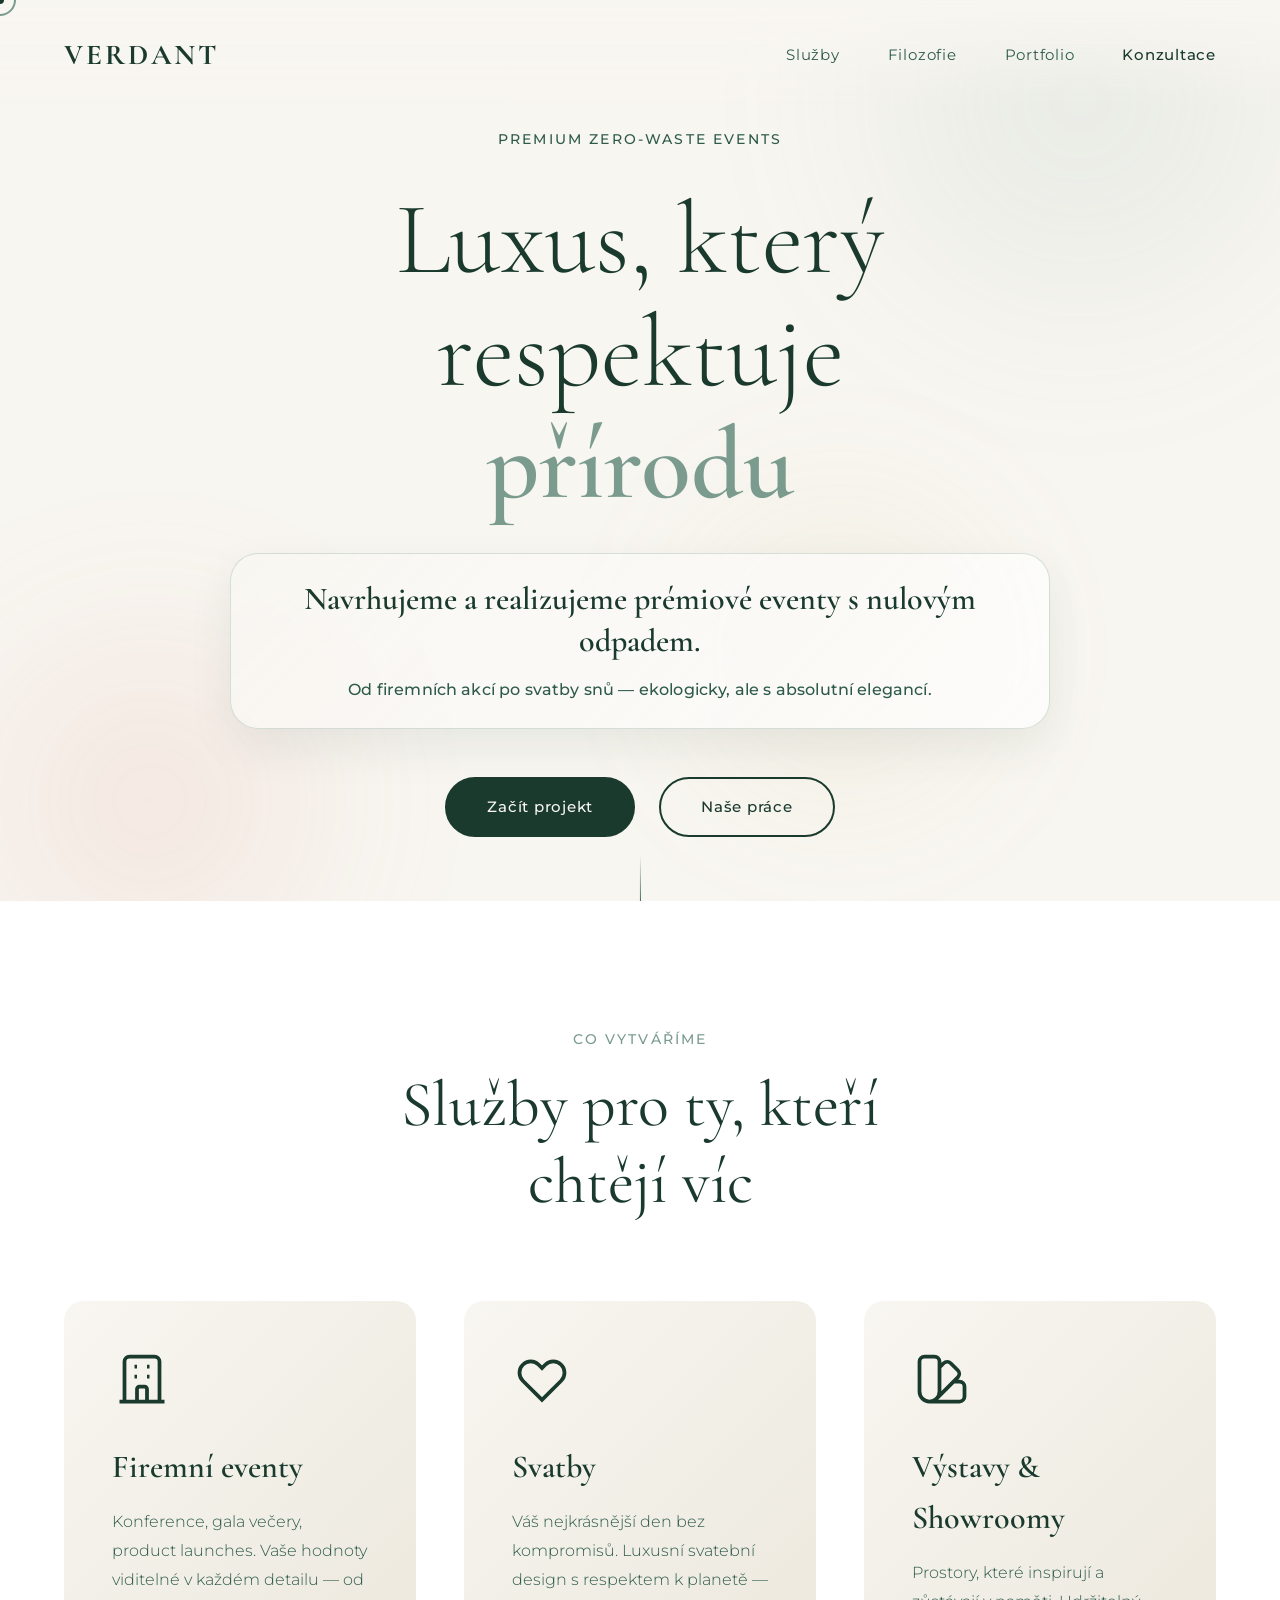
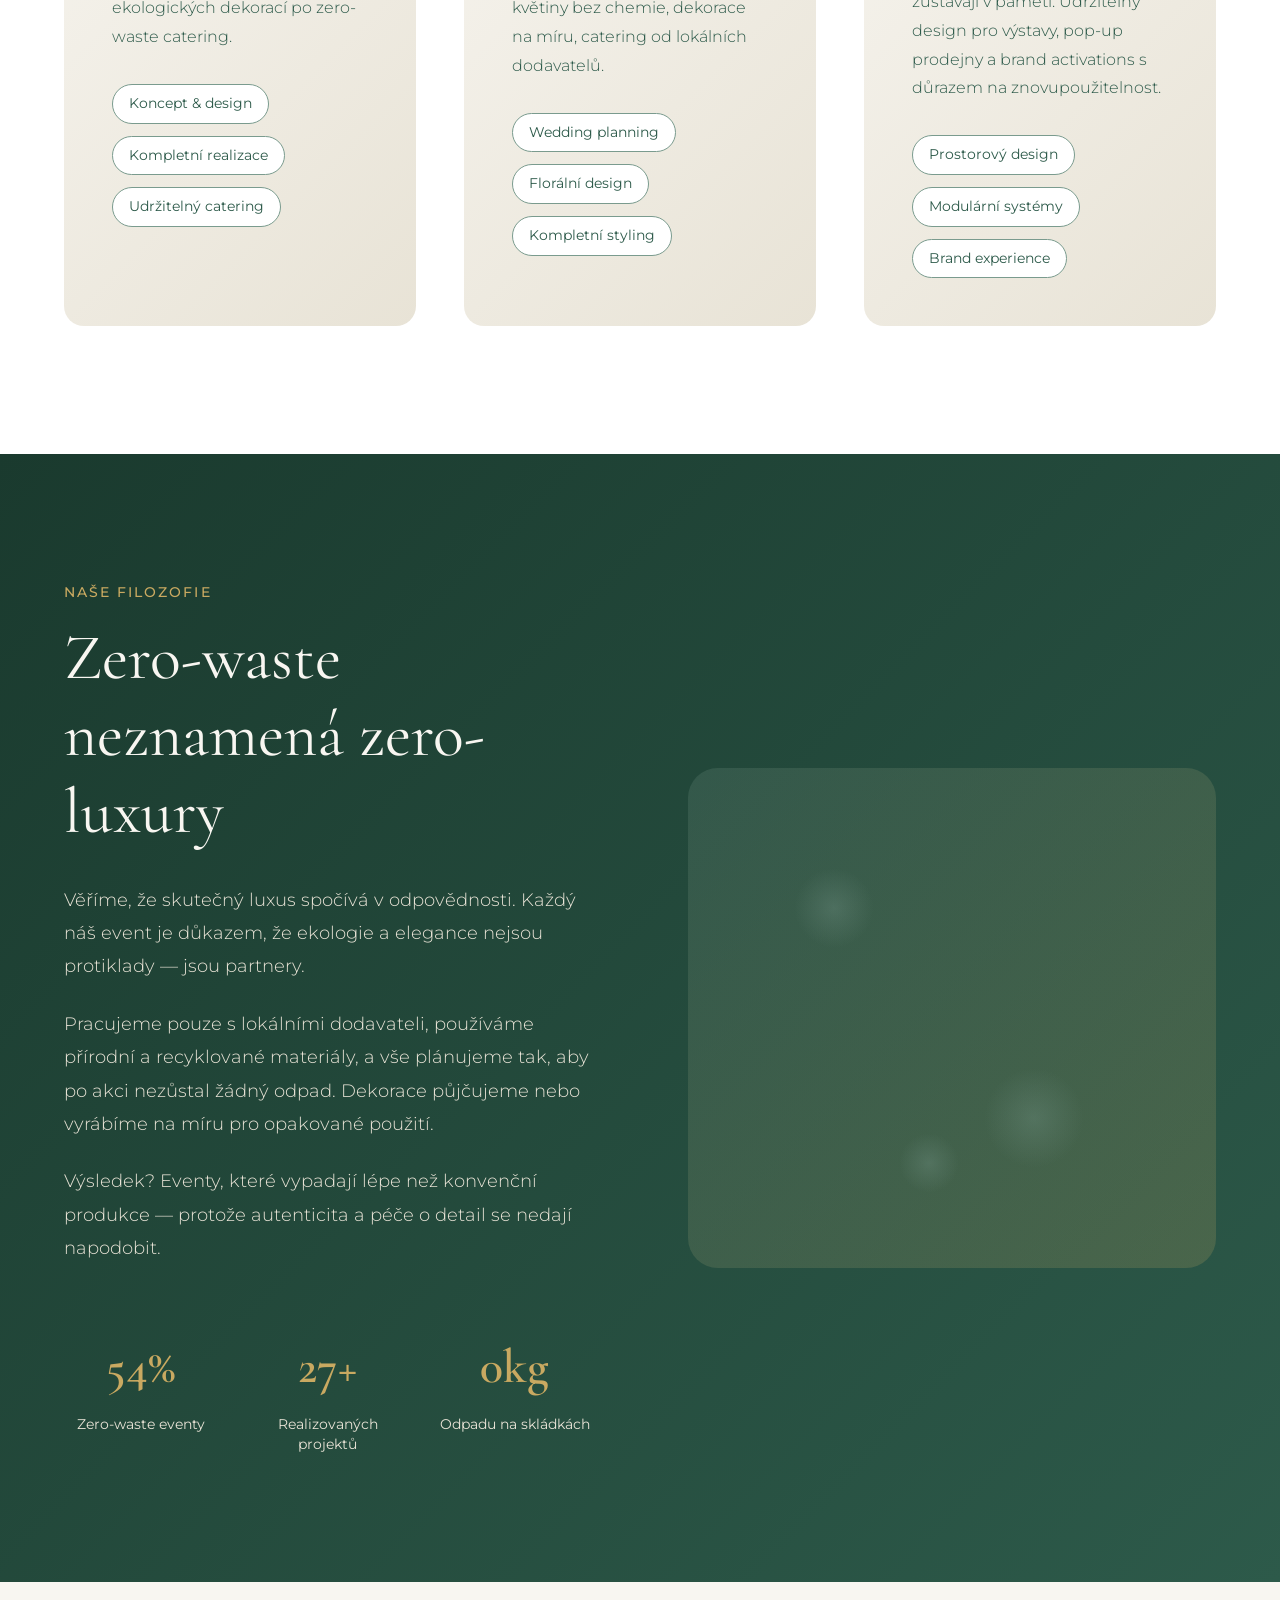
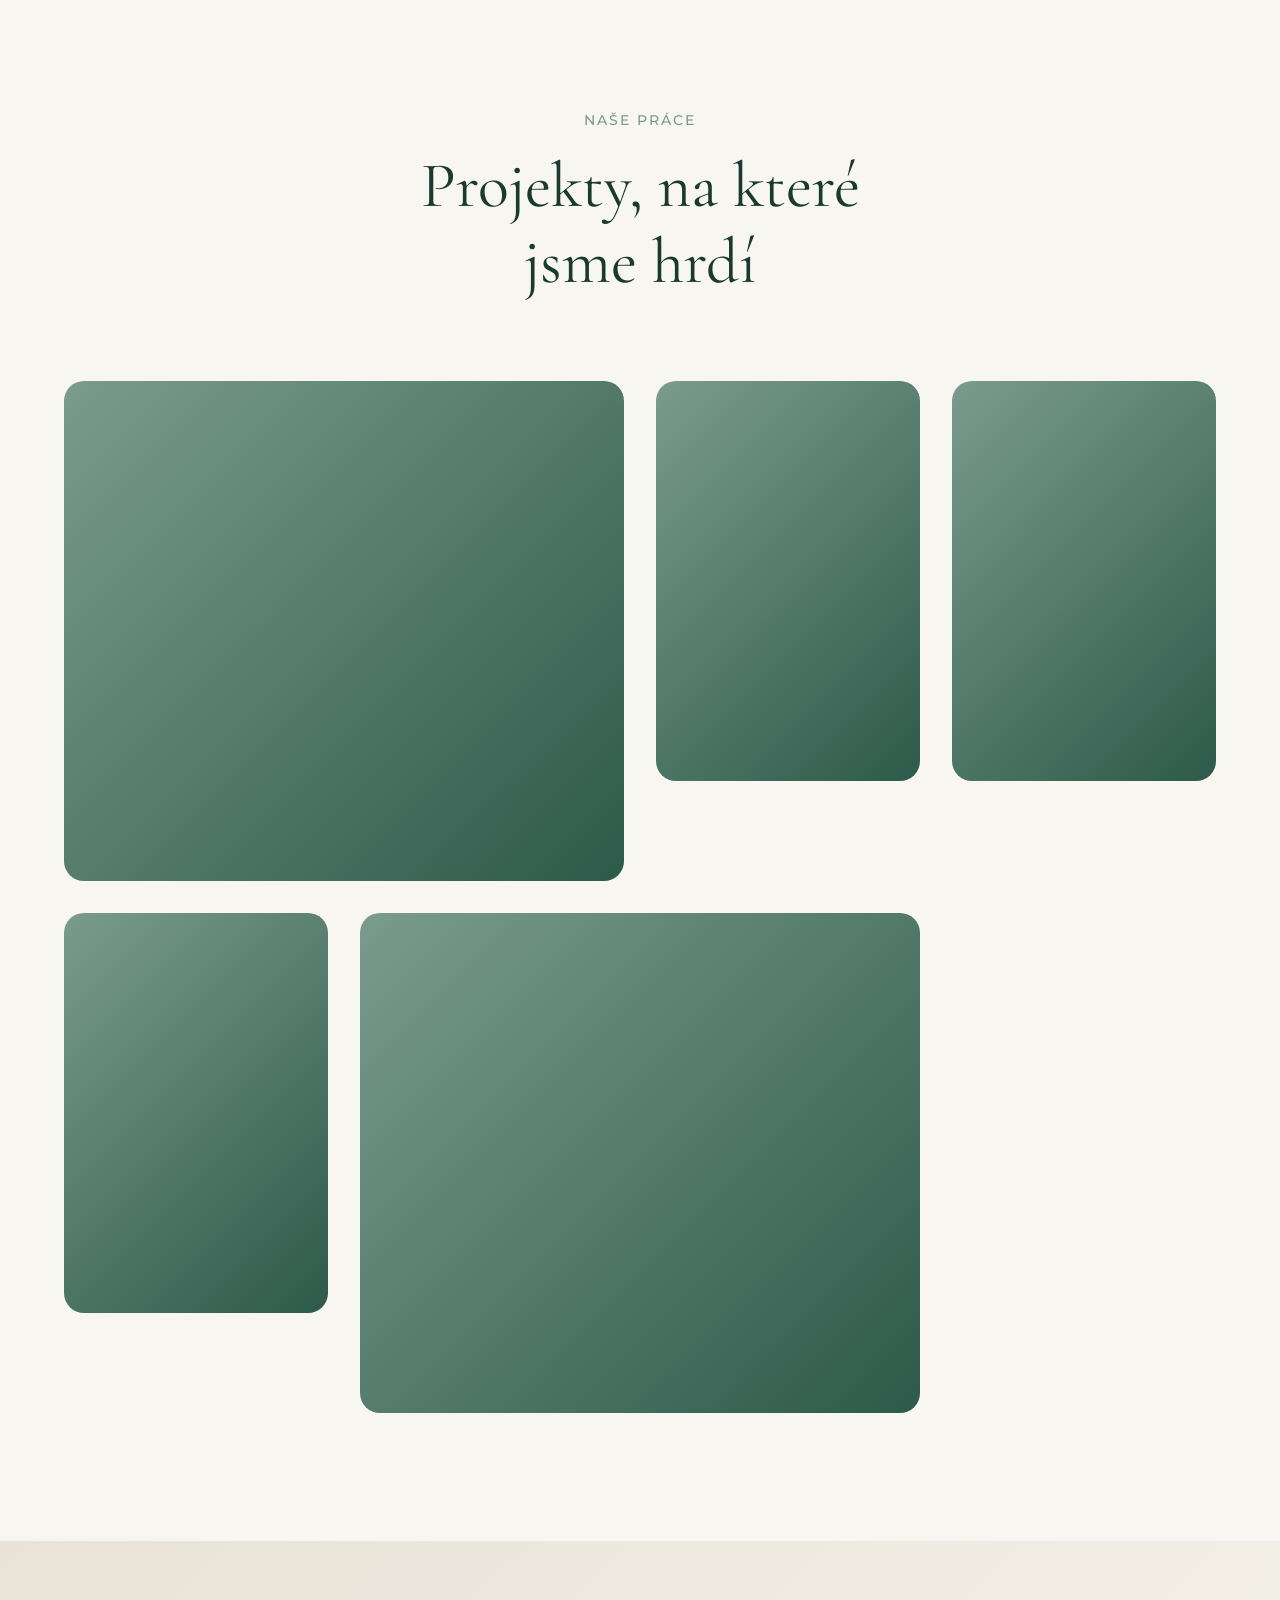
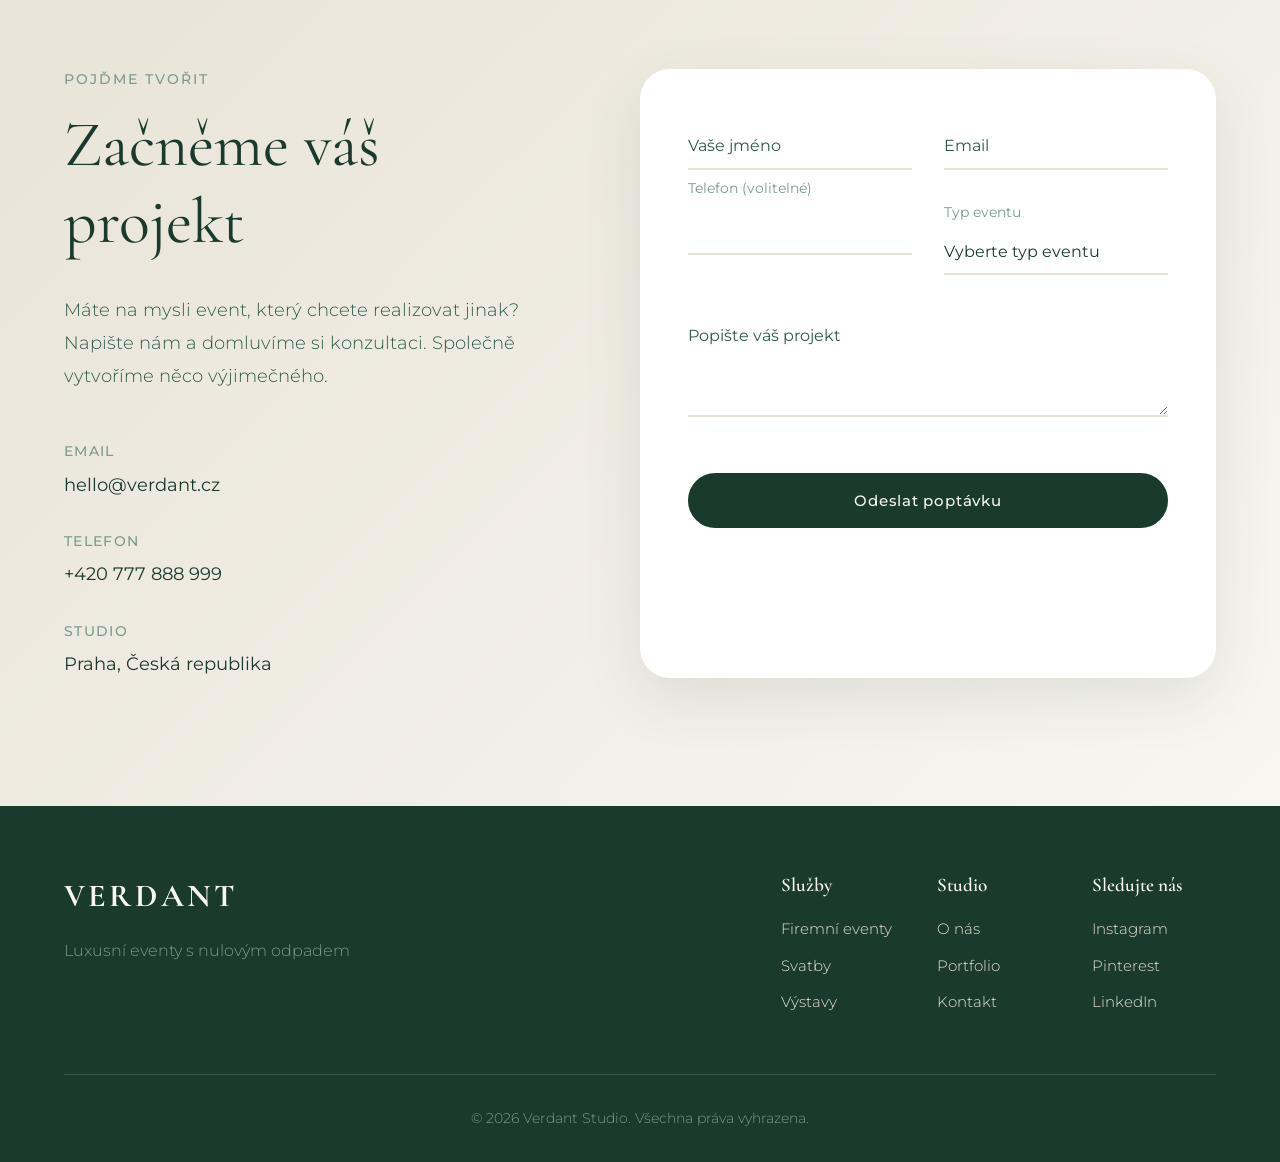
<file: klauzurniprace/index.html>
<!DOCTYPE html>
<html lang="cs">
<head>
    <meta charset="UTF-8">
    <meta name="viewport" content="width=device-width, initial-scale=1.0">
    <title>VERDANT — Luxusní Zero-Waste Eventy</title>
    <link rel="preconnect" href="https://fonts.googleapis.com">
    <link rel="preconnect" href="https://fonts.gstatic.com" crossorigin>
    <link href="https://fonts.googleapis.com/css2?family=Cormorant+Garamond:wght@300;400;600;700&family=Montserrat:wght@300;400;500;600&display=swap" rel="stylesheet">
    <link rel="stylesheet" href="styles.css">
</head>
<body>
    <!-- Custom Cursor -->
    <div class="cursor-dot"></div>
    <div class="cursor-outline"></div>

    <!-- Navigation -->
    <nav class="nav">
        <div class="nav-logo">VERDANT</div>
        <div class="nav-links">
            <a href="#sluzby" class="nav-link">Služby</a>
            <a href="#filozofie" class="nav-link">Filozofie</a>
            <a href="#portfolio" class="nav-link">Portfolio</a>
            <a href="#kontakt" class="nav-link nav-link-cta">Konzultace</a>
        </div>
    </nav>

    <!-- Hero Section -->
    <section class="hero">
        <div class="hero-bg">
            <div class="organic-shape shape-1"></div>
            <div class="organic-shape shape-2"></div>
            <div class="organic-shape shape-3"></div>
        </div>
        <div class="hero-content">
            <div class="hero-label">Premium Zero-Waste Events</div>
            <h1 class="hero-title">
                <span class="hero-title-line">Luxus, který</span>
                <span class="hero-title-line">respektuje</span>
                <span class="hero-title-line hero-title-accent">přírodu</span>
            </h1>
            <p class="hero-subtitle">
                <span class="hero-subtitle-lead">Navrhujeme a realizujeme prémiové eventy s nulovým odpadem.</span>
                <span class="hero-subtitle-detail">Od firemních akcí po svatby snů — ekologicky, ale s absolutní elegancí.</span>
            </p>
            <div class="hero-cta">
                <a href="#kontakt" class="btn btn-primary">Začít projekt</a>
                <a href="#portfolio" class="btn btn-secondary">Naše práce</a>
            </div>
        </div>
        <div class="hero-scroll">
            <div class="scroll-indicator"></div>
            <span>Scroll</span>
        </div>
    </section>

    <!-- Services Section -->
    <section class="services" id="sluzby">
        <div class="section-header">
            <span class="section-label">Co vytváříme</span>
            <h2 class="section-title">Služby pro ty, kteří<br>chtějí víc</h2>
        </div>
        <div class="services-grid">
            <div class="service-card">
                <div class="service-icon">
                    <svg viewBox="0 0 24 24" fill="none" stroke="currentColor" stroke-width="1.5">
                        <path d="M19 21V5a2 2 0 00-2-2H7a2 2 0 00-2 2v16m14 0h2m-2 0h-5m-9 0H3m2 0h5M9 7h1m-1 4h1m4-4h1m-1 4h1m-5 10v-5a1 1 0 011-1h2a1 1 0 011 1v5m-4 0h4"/>
                    </svg>
                </div>
                <h3 class="service-title">Firemní eventy</h3>
                <p class="service-desc">Konference, gala večery, product launches. Vaše hodnoty viditelné v každém detailu — od ekologických dekorací po zero-waste catering.</p>
                <div class="service-features">
                    <span>Koncept & design</span>
                    <span>Kompletní realizace</span>
                    <span>Udržitelný catering</span>
                </div>
            </div>

            <div class="service-card">
                <div class="service-icon">
                    <svg viewBox="0 0 24 24" fill="none" stroke="currentColor" stroke-width="1.5">
                        <path d="M4.318 6.318a4.5 4.5 0 000 6.364L12 20.364l7.682-7.682a4.5 4.5 0 00-6.364-6.364L12 7.636l-1.318-1.318a4.5 4.5 0 00-6.364 0z"/>
                    </svg>
                </div>
                <h3 class="service-title">Svatby</h3>
                <p class="service-desc">Váš nejkrásnější den bez kompromisů. Luxusní svatební design s respektem k planetě — květiny bez chemie, dekorace na míru, catering od lokálních dodavatelů.</p>
                <div class="service-features">
                    <span>Wedding planning</span>
                    <span>Florální design</span>
                    <span>Kompletní styling</span>
                </div>
            </div>

            <div class="service-card">
                <div class="service-icon">
                    <svg viewBox="0 0 24 24" fill="none" stroke="currentColor" stroke-width="1.5">
                        <path d="M7 21a4 4 0 01-4-4V5a2 2 0 012-2h4a2 2 0 012 2v12a4 4 0 01-4 4zm0 0h12a2 2 0 002-2v-4a2 2 0 00-2-2h-2.343M11 7.343l1.657-1.657a2 2 0 012.828 0l2.829 2.829a2 2 0 010 2.828l-8.486 8.485M7 17h.01"/>
                    </svg>
                </div>
                <h3 class="service-title">Výstavy & Showroomy</h3>
                <p class="service-desc">Prostory, které inspirují a zůstávají v paměti. Udržitelný design pro výstavy, pop-up prodejny a brand activations s důrazem na znovupoužitelnost.</p>
                <div class="service-features">
                    <span>Prostorový design</span>
                    <span>Modulární systémy</span>
                    <span>Brand experience</span>
                </div>
            </div>
        </div>
    </section>

    <!-- Philosophy Section -->
    <section class="philosophy" id="filozofie">
        <div class="philosophy-content">
            <div class="philosophy-text">
                <span class="section-label">Naše filozofie</span>
                <h2 class="section-title">Zero-waste neznamená zero-luxury</h2>
                <div class="philosophy-body">
                    <p>Věříme, že skutečný luxus spočívá v odpovědnosti. Každý náš event je důkazem, že ekologie a elegance nejsou protiklady — jsou partnery.</p>
                    <p>Pracujeme pouze s lokálními dodavateli, používáme přírodní a recyklované materiály, a vše plánujeme tak, aby po akci nezůstal žádný odpad. Dekorace půjčujeme nebo vyrábíme na míru pro opakované použití.</p>
                    <p>Výsledek? Eventy, které vypadají lépe než konvenční produkce — protože autenticita a péče o detail se nedají napodobit.</p>
                </div>
                <div class="philosophy-stats">
                    <div class="stat">
                        <div class="stat-number">100%</div>
                        <div class="stat-label">Zero-waste eventy</div>
                    </div>
                    <div class="stat">
                        <div class="stat-number">50+</div>
                        <div class="stat-label">Realizovaných projektů</div>
                    </div>
                    <div class="stat">
                        <div class="stat-number">0kg</div>
                        <div class="stat-label">Odpadu na skládkách</div>
                    </div>
                </div>
            </div>
            <div class="philosophy-visual">
                <div class="philosophy-image-wrapper">
                    <div class="floating-leaf leaf-1"></div>
                    <div class="floating-leaf leaf-2"></div>
                    <div class="floating-leaf leaf-3"></div>
                </div>
            </div>
        </div>
    </section>

    <!-- Portfolio Section -->
    <section class="portfolio" id="portfolio">
        <div class="section-header">
            <span class="section-label">Naše práce</span>
            <h2 class="section-title">Projekty, na které<br>jsme hrdí</h2>
        </div>
        <div class="portfolio-grid">
            <div class="portfolio-item portfolio-item-large">
                <div class="portfolio-image"></div>
                <div class="portfolio-overlay">
                    <span class="portfolio-category">Firemní event</span>
                    <h3 class="portfolio-title">Tech Summit 2025</h3>
                    <p class="portfolio-desc">Konference pro 300 hostů s kompletně zero-waste cateringem a modulárními dekoracemi</p>
                </div>
            </div>
            <div class="portfolio-item">
                <div class="portfolio-image"></div>
                <div class="portfolio-overlay">
                    <span class="portfolio-category">Svatba</span>
                    <h3 class="portfolio-title">Garden Wedding</h3>
                    <p class="portfolio-desc">Intimní zahradní svatba s lokálními květinami a přírodními materiály</p>
                </div>
            </div>
            <div class="portfolio-item">
                <div class="portfolio-image"></div>
                <div class="portfolio-overlay">
                    <span class="portfolio-category">Výstava</span>
                    <h3 class="portfolio-title">Sustainable Fashion Week</h3>
                    <p class="portfolio-desc">Pop-up showroom s recyklovanými instalacemi</p>
                </div>
            </div>
            <div class="portfolio-item">
                <div class="portfolio-image"></div>
                <div class="portfolio-overlay">
                    <span class="portfolio-category">Gala večer</span>
                    <h3 class="portfolio-title">Charity Gala</h3>
                    <p class="portfolio-desc">Luxusní večer pro 150 hostů s nulovým odpadem</p>
                </div>
            </div>
            <div class="portfolio-item portfolio-item-large">
                <div class="portfolio-image"></div>
                <div class="portfolio-overlay">
                    <span class="portfolio-category">Product Launch</span>
                    <h3 class="portfolio-title">Eco Brand Launch</h3>
                    <p class="portfolio-desc">Uvedení nové značky s důrazem na udržitelnost a design</p>
                </div>
            </div>
        </div>
    </section>

    <!-- Contact Section -->
    <section class="contact" id="kontakt">
        <div class="contact-content">
            <div class="contact-info">
                <span class="section-label">Pojďme tvořit</span>
                <h2 class="section-title">Začněme váš<br>projekt</h2>
                <p class="contact-text">Máte na mysli event, který chcete realizovat jinak? Napište nám a domluvíme si konzultaci. Společně vytvoříme něco výjimečného.</p>
                <div class="contact-details">
                    <div class="contact-detail">
                        <div class="contact-detail-label">Email</div>
                        <a href="mailto:hello@verdant.cz" class="contact-detail-value">hello@verdant.cz</a>
                    </div>
                    <div class="contact-detail">
                        <div class="contact-detail-label">Telefon</div>
                        <a href="tel:+420777888999" class="contact-detail-value">+420 777 888 999</a>
                    </div>
                    <div class="contact-detail">
                        <div class="contact-detail-label">Studio</div>
                        <div class="contact-detail-value">Praha, Česká republika</div>
                    </div>
                </div>
            </div>
            <div class="contact-form-wrapper">
                <form class="contact-form">
                    <div class="form-group">
                        <input type="text" id="name" required>
                        <label for="name">Vaše jméno</label>
                    </div>
                    <div class="form-group">
                        <input type="email" id="email" required>
                        <label for="email">Email</label>
                    </div>
                    <div class="form-group">
                        <input type="tel" id="phone">
                        <label for="phone">Telefon (volitelné)</label>
                    </div>
                    <div class="form-group form-group-select">
                        <label for="event-type">Typ eventu</label>
                        <select id="event-type" required>
                            <option value="">Vyberte typ eventu</option>
                            <option value="corporate">Firemní event</option>
                            <option value="wedding">Svatba</option>
                            <option value="exhibition">Výstava/Showroom</option>
                            <option value="other">Jiné</option>
                        </select>
                    </div>
                    <div class="form-group form-group-full">
                        <textarea id="message" rows="4" required></textarea>
                        <label for="message">Popište váš projekt</label>
                    </div>
                    <button type="submit" class="btn btn-primary btn-full">Odeslat poptávku</button>
                </form>
            </div>
        </div>
    </section>

    <!-- Footer -->
    <footer class="footer">
        <div class="footer-content">
            <div class="footer-brand">
                <div class="footer-logo">VERDANT</div>
                <p class="footer-tagline">Luxusní eventy s nulovým odpadem</p>
            </div>
            <div class="footer-links">
                <div class="footer-column">
                    <h4>Služby</h4>
                    <a href="#sluzby">Firemní eventy</a>
                    <a href="#sluzby">Svatby</a>
                    <a href="#sluzby">Výstavy</a>
                </div>
                <div class="footer-column">
                    <h4>Studio</h4>
                    <a href="#filozofie">O nás</a>
                    <a href="#portfolio">Portfolio</a>
                    <a href="#kontakt">Kontakt</a>
                </div>
                <div class="footer-column">
                    <h4>Sledujte nás</h4>
                    <a href="#">Instagram</a>
                    <a href="#">Pinterest</a>
                    <a href="#">LinkedIn</a>
                </div>
            </div>
        </div>
        <div class="footer-bottom">
            <p>&copy; 2026 Verdant Studio. Všechna práva vyhrazena.</p>
        </div>
    </footer>

    <script src="script.js"></script>
</body>
</html>
</file>
<file: klauzurniprace/styles.css>
:root {
    --forest-dark: #1a3a2e;
    --forest-medium: #2d5a4a;
    --sage: #7a9b8e;
    --terracotta: #d4745f;
    --cream: #f8f6f1;
    --sand: #e8e3d6;
    --gold: #c9a961;
    --white: #ffffff;
    --black: #0a0a0a;
    
    --font-display: 'Cormorant Garamond', serif;
    --font-body: 'Montserrat', sans-serif;
    
    --transition: all 0.6s cubic-bezier(0.4, 0, 0.2, 1);
    --transition-fast: all 0.3s cubic-bezier(0.4, 0, 0.2, 1);
}

* {
    margin: 0;
    padding: 0;
    box-sizing: border-box;
}

html {
    scroll-behavior: smooth;
}

body {
    font-family: var(--font-body);
    background-color: var(--cream);
    color: var(--forest-dark);
    line-height: 1.6;
    overflow-x: hidden;
    cursor: none;
}

/* Custom Cursor */
.cursor-dot {
    width: 8px;
    height: 8px;
    background-color: var(--forest-dark);
    border-radius: 50%;
    position: fixed;
    pointer-events: none;
    z-index: 10000;
    transition: transform 0.15s ease;
    transform: translate(-50%, -50%);
}

.cursor-outline {
    width: 32px;
    height: 32px;
    border: 2px solid var(--sage);
    border-radius: 50%;
    position: fixed;
    pointer-events: none;
    z-index: 9999;
    transition: all 0.2s ease;
    transform: translate(-50%, -50%);
}

/* Navigation */
.nav {
    position: fixed;
    top: 0;
    left: 0;
    right: 0;
    display: flex;
    justify-content: space-between;
    align-items: center;
    padding: 2rem 4rem;
    background: linear-gradient(to bottom, var(--cream) 0%, transparent 100%);
    z-index: 1000;
    animation: slideDown 0.8s ease;
}

.nav-logo {
    font-family: var(--font-display);
    font-size: 1.8rem;
    font-weight: 700;
    letter-spacing: 0.1em;
    color: var(--forest-dark);
}

.nav-links {
    display: flex;
    gap: 3rem;
}

.nav-link {
    font-size: 0.95rem;
    font-weight: 400;
    letter-spacing: 0.05em;
    color: var(--forest-medium);
    text-decoration: none;
    position: relative;
    transition: var(--transition-fast);
}

.nav-link::after {
    content: '';
    position: absolute;
    bottom: -4px;
    left: 0;
    width: 0;
    height: 1px;
    background-color: var(--forest-dark);
    transition: var(--transition-fast);
}

.nav-link:hover {
    color: var(--forest-dark);
}

.nav-link:hover::after {
    width: 100%;
}

.nav-link-cta {
    color: var(--forest-dark);
    font-weight: 500;
}

/* Hero Section */
.hero {
    position: relative;
    min-height: 100vh;
    display: flex;
    align-items: center;
    justify-content: center;
    padding: 8rem 4rem 4rem;
    overflow: hidden;
}

.hero-bg {
    position: absolute;
    inset: 0;
    z-index: 0;
}

.organic-shape {
    position: absolute;
    border-radius: 50%;
    filter: blur(80px);
    opacity: 0.15;
    animation: float 20s ease-in-out infinite;
}

.shape-1 {
    width: 600px;
    height: 600px;
    background: radial-gradient(circle, var(--sage) 0%, transparent 70%);
    top: -200px;
    right: -100px;
    animation-delay: 0s;
}

.shape-2 {
    width: 500px;
    height: 500px;
    background: radial-gradient(circle, var(--terracotta) 0%, transparent 70%);
    bottom: -150px;
    left: -100px;
    animation-delay: 7s;
}

.shape-3 {
    width: 400px;
    height: 400px;
    background: radial-gradient(circle, var(--gold) 0%, transparent 70%);
    top: 50%;
    left: 50%;
    transform: translate(-50%, -50%);
    animation-delay: 14s;
}

.hero-content {
    position: relative;
    z-index: 1;
    max-width: 1000px;
    text-align: center;
    animation: fadeInUp 1s ease 0.3s both;
}

.hero-label {
    font-size: 0.9rem;
    font-weight: 500;
    letter-spacing: 0.15em;
    text-transform: uppercase;
    color: var(--forest-medium);
    margin-bottom: 2rem;
    animation: fadeIn 1s ease 0.5s both;
}

.hero-title {
    font-family: var(--font-display);
    font-size: clamp(3.5rem, 8vw, 7rem);
    font-weight: 300;
    line-height: 1.1;
    color: var(--forest-dark);
    margin-bottom: 2rem;
}

.hero-title-line {
    display: block;
    animation: slideInLeft 1s ease both;
}

.hero-title-line:nth-child(1) {
    animation-delay: 0.6s;
}

.hero-title-line:nth-child(2) {
    animation-delay: 0.8s;
}

.hero-title-line:nth-child(3) {
    animation-delay: 1s;
}

.hero-title-accent {
    font-weight: 600;
    color: var(--sage);
    position: relative;
    display: inline-block;
}

.hero-subtitle {
    max-width: 820px;
    margin: 0 auto 3rem;
    padding: 1.5rem 1.75rem;
    background: linear-gradient(135deg, rgba(248, 246, 241, 0.86) 0%, rgba(255, 255, 255, 0.72) 100%);
    border: 1px solid rgba(122, 155, 142, 0.3);
    border-radius: 28px;
    box-shadow: 0 18px 45px rgba(26, 58, 46, 0.08);
    backdrop-filter: blur(12px);
    animation: fadeIn 1s ease 1.2s both;
}

.hero-subtitle-lead,
.hero-subtitle-detail {
    display: block;
}

.hero-subtitle-lead {
    font-family: var(--font-display);
    font-size: clamp(1.6rem, 2.5vw, 2.2rem);
    font-weight: 600;
    line-height: 1.3;
    color: var(--forest-dark);
}

.hero-subtitle-detail {
    margin-top: 0.85rem;
    font-size: 1.02rem;
    font-weight: 500;
    line-height: 1.8;
    letter-spacing: 0.01em;
    color: var(--forest-medium);
}

.hero-cta {
    display: flex;
    gap: 1.5rem;
    justify-content: center;
    animation: fadeIn 1s ease 1.4s both;
}

.btn {
    padding: 1rem 2.5rem;
    font-family: var(--font-body);
    font-size: 0.95rem;
    font-weight: 500;
    letter-spacing: 0.05em;
    text-decoration: none;
    border-radius: 50px;
    transition: var(--transition);
    position: relative;
    overflow: hidden;
}

.btn::before {
    content: '';
    position: absolute;
    top: 50%;
    left: 50%;
    width: 0;
    height: 0;
    border-radius: 50%;
    background: rgba(255, 255, 255, 0.3);
    transform: translate(-50%, -50%);
    transition: width 0.6s ease, height 0.6s ease;
}

.btn:hover::before {
    width: 300px;
    height: 300px;
}

.btn-primary {
    background-color: var(--forest-dark);
    color: var(--cream);
    border: 2px solid var(--forest-dark);
}

.btn-primary:hover {
    background-color: var(--forest-medium);
    border-color: var(--forest-medium);
    transform: translateY(-2px);
    box-shadow: 0 10px 30px rgba(26, 58, 46, 0.3);
}

.btn-secondary {
    background-color: transparent;
    color: var(--forest-dark);
    border: 2px solid var(--forest-dark);
}

.btn-secondary:hover {
    background-color: var(--forest-dark);
    color: var(--cream);
    transform: translateY(-2px);
}

.hero-scroll {
    position: absolute;
    bottom: -2rem;
    left: 50%;
    transform: translateX(-50%);
    display: flex;
    flex-direction: column;
    align-items: center;
    gap: 0.5rem;
    animation: fadeIn 1s ease 1.6s both;
}

.scroll-indicator {
    width: 1px;
    height: 50px;
    background: linear-gradient(to bottom, transparent, var(--forest-medium));
    animation: scrollLine 2s ease-in-out infinite;
}

.hero-scroll span {
    font-size: 0.75rem;
    letter-spacing: 0.1em;
    text-transform: uppercase;
    color: var(--forest-medium);
}

/* Services Section */
.services {
    padding: 8rem 4rem;
    background-color: var(--white);
}

.section-header {
    text-align: center;
    margin-bottom: 5rem;
}

.section-label {
    display: block;
    font-size: 0.85rem;
    font-weight: 500;
    letter-spacing: 0.15em;
    text-transform: uppercase;
    color: var(--sage);
    margin-bottom: 1rem;
}

.section-title {
    font-family: var(--font-display);
    font-size: clamp(2.5rem, 5vw, 4rem);
    font-weight: 400;
    line-height: 1.2;
    color: var(--forest-dark);
}

.services-grid {
    display: grid;
    grid-template-columns: repeat(auto-fit, minmax(350px, 1fr));
    gap: 3rem;
    max-width: 1400px;
    margin: 0 auto;
}

.service-card {
    background: linear-gradient(135deg, var(--cream) 0%, var(--sand) 100%);
    padding: 3rem;
    border-radius: 20px;
    transition: var(--transition);
    position: relative;
    overflow: hidden;
}

.service-card::before {
    content: '';
    position: absolute;
    top: 0;
    left: 0;
    width: 100%;
    height: 4px;
    background: linear-gradient(90deg, var(--sage), var(--terracotta));
    transform: scaleX(0);
    transform-origin: left;
    transition: var(--transition);
}

.service-card:hover {
    transform: translateY(-10px);
    box-shadow: 0 20px 60px rgba(26, 58, 46, 0.15);
}

.service-card:hover::before {
    transform: scaleX(1);
}

.service-icon {
    width: 60px;
    height: 60px;
    margin-bottom: 2rem;
    color: var(--forest-dark);
    transition: var(--transition);
}

.service-card:hover .service-icon {
    transform: scale(1.1) rotate(5deg);
    color: var(--sage);
}

.service-title {
    font-family: var(--font-display);
    font-size: 2rem;
    font-weight: 600;
    color: var(--forest-dark);
    margin-bottom: 1rem;
}

.service-desc {
    font-size: 1rem;
    font-weight: 300;
    line-height: 1.8;
    color: var(--forest-medium);
    margin-bottom: 2rem;
}

.service-features {
    display: flex;
    flex-wrap: wrap;
    gap: 0.75rem;
}

.service-features span {
    padding: 0.5rem 1rem;
    font-size: 0.85rem;
    font-weight: 400;
    background-color: var(--white);
    color: var(--forest-medium);
    border-radius: 20px;
    border: 1px solid var(--sage);
}

/* Philosophy Section */
.philosophy {
    padding: 8rem 4rem;
    background: linear-gradient(135deg, var(--forest-dark) 0%, var(--forest-medium) 100%);
    color: var(--cream);
    position: relative;
    overflow: hidden;
}

.philosophy-content {
    display: grid;
    grid-template-columns: 1fr 1fr;
    gap: 6rem;
    max-width: 1400px;
    margin: 0 auto;
    align-items: center;
}

.philosophy-text .section-label {
    color: var(--gold);
}

.philosophy-text .section-title {
    color: var(--cream);
    margin-bottom: 2rem;
}

.philosophy-body {
    margin-bottom: 3rem;
}

.philosophy-body p {
    font-size: 1.1rem;
    font-weight: 300;
    line-height: 1.9;
    color: var(--sand);
    margin-bottom: 1.5rem;
}

.philosophy-stats {
    display: grid;
    grid-template-columns: repeat(3, 1fr);
    gap: 2rem;
    margin-top: 4rem;
}

.stat {
    text-align: center;
}

.stat-number {
    font-family: var(--font-display);
    font-size: 3rem;
    font-weight: 600;
    color: var(--gold);
    margin-bottom: 0.5rem;
}

.stat-label {
    font-size: 0.9rem;
    font-weight: 400;
    color: var(--sand);
    line-height: 1.4;
}

.philosophy-visual {
    position: relative;
    height: 500px;
}

.philosophy-image-wrapper {
    position: relative;
    width: 100%;
    height: 100%;
    background: linear-gradient(135deg, rgba(122, 155, 142, 0.2) 0%, rgba(201, 169, 97, 0.2) 100%);
    border-radius: 30px;
    overflow: hidden;
}

.floating-leaf {
    position: absolute;
    width: 80px;
    height: 80px;
    background: radial-gradient(circle, var(--sage) 0%, transparent 70%);
    border-radius: 50% 0 50% 50%;
    opacity: 0.3;
    animation: floatLeaf 15s ease-in-out infinite;
}

.leaf-1 {
    top: 20%;
    left: 20%;
    animation-delay: 0s;
}

.leaf-2 {
    top: 60%;
    right: 25%;
    animation-delay: 5s;
    width: 100px;
    height: 100px;
}

.leaf-3 {
    bottom: 15%;
    left: 40%;
    animation-delay: 10s;
    width: 60px;
    height: 60px;
}

/* Portfolio Section */
.portfolio {
    padding: 8rem 4rem;
    background-color: var(--cream);
}

.portfolio-grid {
    display: grid;
    grid-template-columns: repeat(4, 1fr);
    gap: 2rem;
    max-width: 1600px;
    margin: 0 auto;
}

.portfolio-item {
    position: relative;
    height: 400px;
    border-radius: 20px;
    overflow: hidden;
    cursor: pointer;
}

.portfolio-item-large {
    grid-column: span 2;
    height: 500px;
}

.portfolio-image {
    width: 100%;
    height: 100%;
    background: linear-gradient(135deg, var(--sage) 0%, var(--forest-medium) 100%);
    transition: var(--transition);
}

.portfolio-overlay {
    position: absolute;
    inset: 0;
    background: linear-gradient(to top, rgba(26, 58, 46, 0.95) 0%, transparent 100%);
    padding: 2.5rem;
    display: flex;
    flex-direction: column;
    justify-content: flex-end;
    opacity: 0;
    transition: var(--transition);
}

.portfolio-item:hover .portfolio-overlay {
    opacity: 1;
}

.portfolio-item:hover .portfolio-image {
    transform: scale(1.1);
}

.portfolio-category {
    font-size: 0.8rem;
    font-weight: 500;
    letter-spacing: 0.1em;
    text-transform: uppercase;
    color: var(--gold);
    margin-bottom: 0.5rem;
}

.portfolio-title {
    font-family: var(--font-display);
    font-size: 2rem;
    font-weight: 600;
    color: var(--cream);
    margin-bottom: 0.75rem;
}

.portfolio-desc {
    font-size: 0.95rem;
    font-weight: 300;
    line-height: 1.6;
    color: var(--sand);
}

/* Contact Section */
.contact {
    padding: 8rem 4rem;
    background: linear-gradient(135deg, var(--sand) 0%, var(--cream) 100%);
}

.contact-content {
    display: grid;
    grid-template-columns: 1fr 1.2fr;
    gap: 6rem;
    max-width: 1400px;
    margin: 0 auto;
}

.contact-info .section-title {
    margin-bottom: 2rem;
}

.contact-text {
    font-size: 1.1rem;
    font-weight: 300;
    line-height: 1.9;
    color: var(--forest-medium);
    margin-bottom: 3rem;
}

.contact-details {
    display: flex;
    flex-direction: column;
    gap: 2rem;
}

.contact-detail-label {
    font-size: 0.85rem;
    font-weight: 500;
    letter-spacing: 0.1em;
    text-transform: uppercase;
    color: var(--sage);
    margin-bottom: 0.5rem;
}

.contact-detail-value {
    font-size: 1.1rem;
    font-weight: 400;
    color: var(--forest-dark);
    text-decoration: none;
    transition: var(--transition-fast);
}

a.contact-detail-value:hover {
    color: var(--sage);
}

.contact-form-wrapper {
    background-color: var(--white);
    padding: 3rem;
    border-radius: 30px;
    box-shadow: 0 20px 60px rgba(26, 58, 46, 0.1);
}

.contact-form {
    display: grid;
    grid-template-columns: 1fr 1fr;
    gap: 2rem;
}

.form-group {
    position: relative;
}

.form-group-full {
    grid-column: span 2;
}

.form-group input,
.form-group textarea,
.form-group select {
    width: 100%;
    padding: 1rem 0;
    font-family: var(--font-body);
    font-size: 1rem;
    background: transparent;
    border: none;
    border-bottom: 2px solid var(--sand);
    color: var(--forest-dark);
    outline: none;
    appearance: none;
}

.form-group input {
    transition: var(--transition-fast);
}

.form-group textarea {
    transition: var(--transition-fast);
}

.form-group select {
    transition: border-color 0.3s ease;
    cursor: pointer;
}

.form-group input:focus,
.form-group textarea:focus,
.form-group select:focus {
    border-bottom-color: var(--sage);
}

.form-group label {
    position: absolute;
    top: 1rem;
    left: 0;
    font-size: 1rem;
    color: var(--forest-medium);
    pointer-events: none;
    transition: all 0.3s cubic-bezier(0.4, 0, 0.2, 1);
}

.form-group input:focus + label,
.form-group input:valid + label,
.form-group textarea:focus + label,
.form-group textarea:valid + label,
.form-group.filled label {
    top: -1.5rem;
    font-size: 0.85rem;
    color: var(--sage);
}

.form-group select {
    cursor: pointer;
}

/* Select field specific styling */
.form-group-select {
    position: relative;
    display: flex;
    flex-direction: column;
}

.form-group-select label {
    position: static !important;
    font-size: 0.85rem;
    color: var(--sage);
    margin-bottom: 0.4rem;
    display: block;
    pointer-events: none;
}

.form-group-select select {
    width: 100%;
    padding: 0.75rem 0;
    font-family: var(--font-body);
    font-size: 1rem;
    background: transparent;
    border: none;
    border-bottom: 2px solid var(--sand);
    color: var(--forest-dark);
    outline: none;
    appearance: none;
    cursor: pointer;
    transition: border-color 0.3s ease;
}

.form-group-select select:focus {
    border-bottom-color: var(--sage);
}

.form-group-select select:valid {
    border-bottom-color: var(--sage);
}

.btn-full {
    grid-column: span 2;
    width: 100%;
    margin-top: 1rem;
}

/* Footer */
.footer {
    background-color: var(--forest-dark);
    color: var(--sand);
    padding: 4rem 4rem 2rem;
}

.footer-content {
    display: grid;
    grid-template-columns: 1.5fr 1fr;
    gap: 4rem;
    max-width: 1400px;
    margin: 0 auto 3rem;
}

.footer-logo {
    font-family: var(--font-display);
    font-size: 2rem;
    font-weight: 700;
    letter-spacing: 0.1em;
    color: var(--cream);
    margin-bottom: 1rem;
}

.footer-tagline {
    font-size: 1rem;
    font-weight: 300;
    color: var(--sage);
}

.footer-links {
    display: grid;
    grid-template-columns: repeat(3, 1fr);
    gap: 2rem;
}

.footer-column h4 {
    font-family: var(--font-display);
    font-size: 1.2rem;
    font-weight: 600;
    color: var(--cream);
    margin-bottom: 1rem;
}

.footer-column a {
    display: block;
    font-size: 0.95rem;
    font-weight: 300;
    color: var(--sand);
    text-decoration: none;
    margin-bottom: 0.75rem;
    transition: var(--transition-fast);
}

.footer-column a:hover {
    color: var(--gold);
    transform: translateX(5px);
}

.footer-bottom {
    text-align: center;
    padding-top: 2rem;
    border-top: 1px solid rgba(122, 155, 142, 0.3);
}

.footer-bottom p {
    font-size: 0.9rem;
    font-weight: 300;
    color: var(--sage);
}

/* Animations */
@keyframes slideDown {
    from {
        transform: translateY(-100%);
        opacity: 0;
    }
    to {
        transform: translateY(0);
        opacity: 1;
    }
}

@keyframes fadeIn {
    from {
        opacity: 0;
    }
    to {
        opacity: 1;
    }
}

@keyframes fadeInUp {
    from {
        opacity: 0;
        transform: translateY(30px);
    }
    to {
        opacity: 1;
        transform: translateY(0);
    }
}

@keyframes slideInLeft {
    from {
        opacity: 0;
        transform: translateX(-50px);
    }
    to {
        opacity: 1;
        transform: translateX(0);
    }
}

@keyframes float {
    0%, 100% {
        transform: translate(0, 0) scale(1);
    }
    33% {
        transform: translate(30px, -30px) scale(1.1);
    }
    66% {
        transform: translate(-30px, 30px) scale(0.9);
    }
}

@keyframes floatLeaf {
    0%, 100% {
        transform: translate(0, 0) rotate(0deg);
    }
    33% {
        transform: translate(20px, -20px) rotate(120deg);
    }
    66% {
        transform: translate(-20px, 20px) rotate(240deg);
    }
}

@keyframes scrollLine {
    0% {
        height: 0;
    }
    50% {
        height: 50px;
    }
    100% {
        height: 0;
    }
}

/* Responsive Design */
@media (max-width: 1200px) {
    .portfolio-grid {
        grid-template-columns: repeat(2, 1fr);
    }
    
    .portfolio-item-large {
        grid-column: span 1;
    }
}

@media (max-width: 968px) {
    .nav {
        padding: 1.5rem 2rem;
    }
    
    .nav-links {
        gap: 1.5rem;
    }
    
    .hero {
        padding: 6rem 2rem 3rem;
    }
    
    .services,
    .philosophy,
    .portfolio,
    .contact {
        padding: 5rem 2rem;
    }
    
    .services-grid {
        grid-template-columns: 1fr;
    }
    
    .philosophy-content,
    .contact-content {
        grid-template-columns: 1fr;
        gap: 3rem;
    }
    
    .philosophy-stats {
        grid-template-columns: repeat(3, 1fr);
    }
    
    .contact-form {
        grid-template-columns: 1fr;
    }
    
    .form-group-full {
        grid-column: span 1;
    }
    
    .footer-content {
        grid-template-columns: 1fr;
    }
}

@media (max-width: 640px) {
    .nav-links {
        display: none;
    }
    
    .hero-title {
        font-size: 2.5rem;
    }

    .hero-subtitle {
        padding: 1.2rem 1.1rem;
        margin-bottom: 2.5rem;
    }

    .hero-subtitle-lead {
        font-size: 1.35rem;
    }

    .hero-subtitle-detail {
        font-size: 0.95rem;
        line-height: 1.7;
    }
    
    .hero-cta {
        flex-direction: column;
        gap: 1rem;
    }
    
    .btn {
        width: 100%;
        text-align: center;
    }
    
    .philosophy-stats {
        grid-template-columns: 1fr;
    }
    
    .portfolio-grid {
        grid-template-columns: 1fr;
    }
    
    .footer-links {
        grid-template-columns: 1fr;
    }
}
</file>
